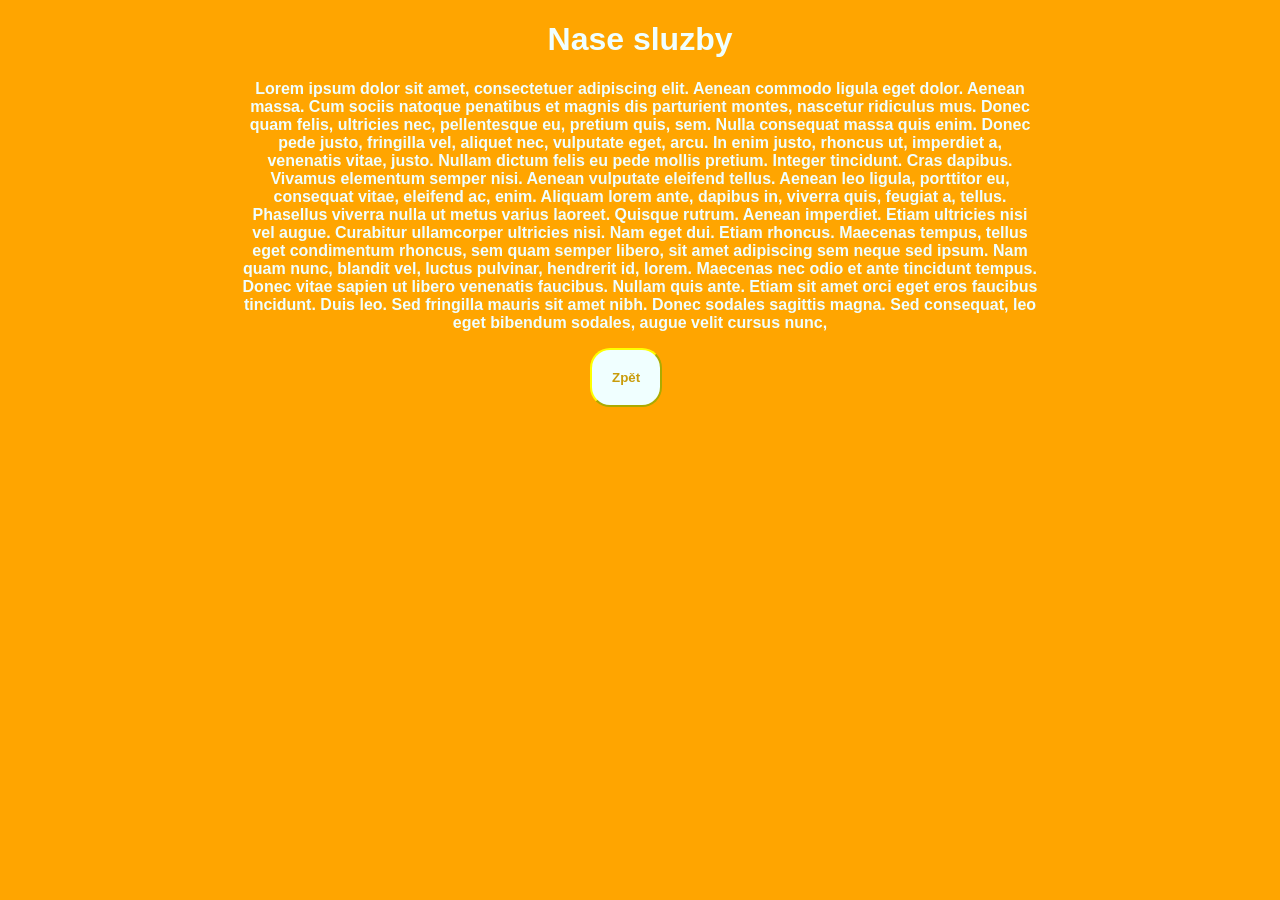
<file: 2. Projekty/strana2.html>
<!DOCTYPE html>
<html lang="cs">
<head>
    <meta charset="UTF-8">
    <meta name="viewport" content="width=device-width, initial-scale=1.0">
    <title>Naše služby</title>
    <style>
        body{
            background-color: orange;
            max-width: 800px;
            margin: auto;


        }
        p{
            color: azure;
            font-weight: 700;
            font-family: Arial, Helvetica, sans-serif;
            text-align: center;
        }
        h1{
            color: azure;
            font-weight: bold;
            font-family: Arial, Helvetica, sans-serif;
            text-align: center;
        }
        .btn{
            
            
            background-color: azure;
            color: rgb(201, 156, 11);
            border-color: yellow;
            padding: 20px;
            border-radius: 20px;
            
            font-weight: bold;
            margin-left: 350px;

        }
    </style>
</head>
<body>
    <h1>Nase sluzby</h1>
    <p>Lorem ipsum dolor sit amet, consectetuer adipiscing elit. Aenean commodo ligula eget dolor. Aenean massa. Cum sociis natoque penatibus et magnis dis parturient montes, nascetur ridiculus mus. Donec quam felis, ultricies nec, pellentesque eu, pretium quis, sem. Nulla consequat massa quis enim. Donec pede justo, fringilla vel, aliquet nec, vulputate eget, arcu. In enim justo, rhoncus ut, imperdiet a, venenatis vitae, justo. Nullam dictum felis eu pede mollis pretium. Integer tincidunt. Cras dapibus. Vivamus elementum semper nisi. Aenean vulputate eleifend tellus. Aenean leo ligula, porttitor eu, consequat vitae, eleifend ac, enim. Aliquam lorem ante, dapibus in, viverra quis, feugiat a, tellus. Phasellus viverra nulla ut metus varius laoreet. Quisque rutrum. Aenean imperdiet. Etiam ultricies nisi vel augue. Curabitur ullamcorper ultricies nisi. Nam eget dui. Etiam rhoncus. Maecenas tempus, tellus eget condimentum rhoncus, sem quam semper libero, sit amet adipiscing sem neque sed ipsum. Nam quam nunc, blandit vel, luctus pulvinar, hendrerit id, lorem. Maecenas nec odio et ante tincidunt tempus. Donec vitae sapien ut libero venenatis faucibus. Nullam quis ante. Etiam sit amet orci eget eros faucibus tincidunt. Duis leo. Sed fringilla mauris sit amet nibh. Donec sodales sagittis magna. Sed consequat, leo eget bibendum sodales, augue velit cursus nunc, </p>
    <a href="strana1.html"><button class="btn">Zpět</button></a>
</body>
</html>
</file>
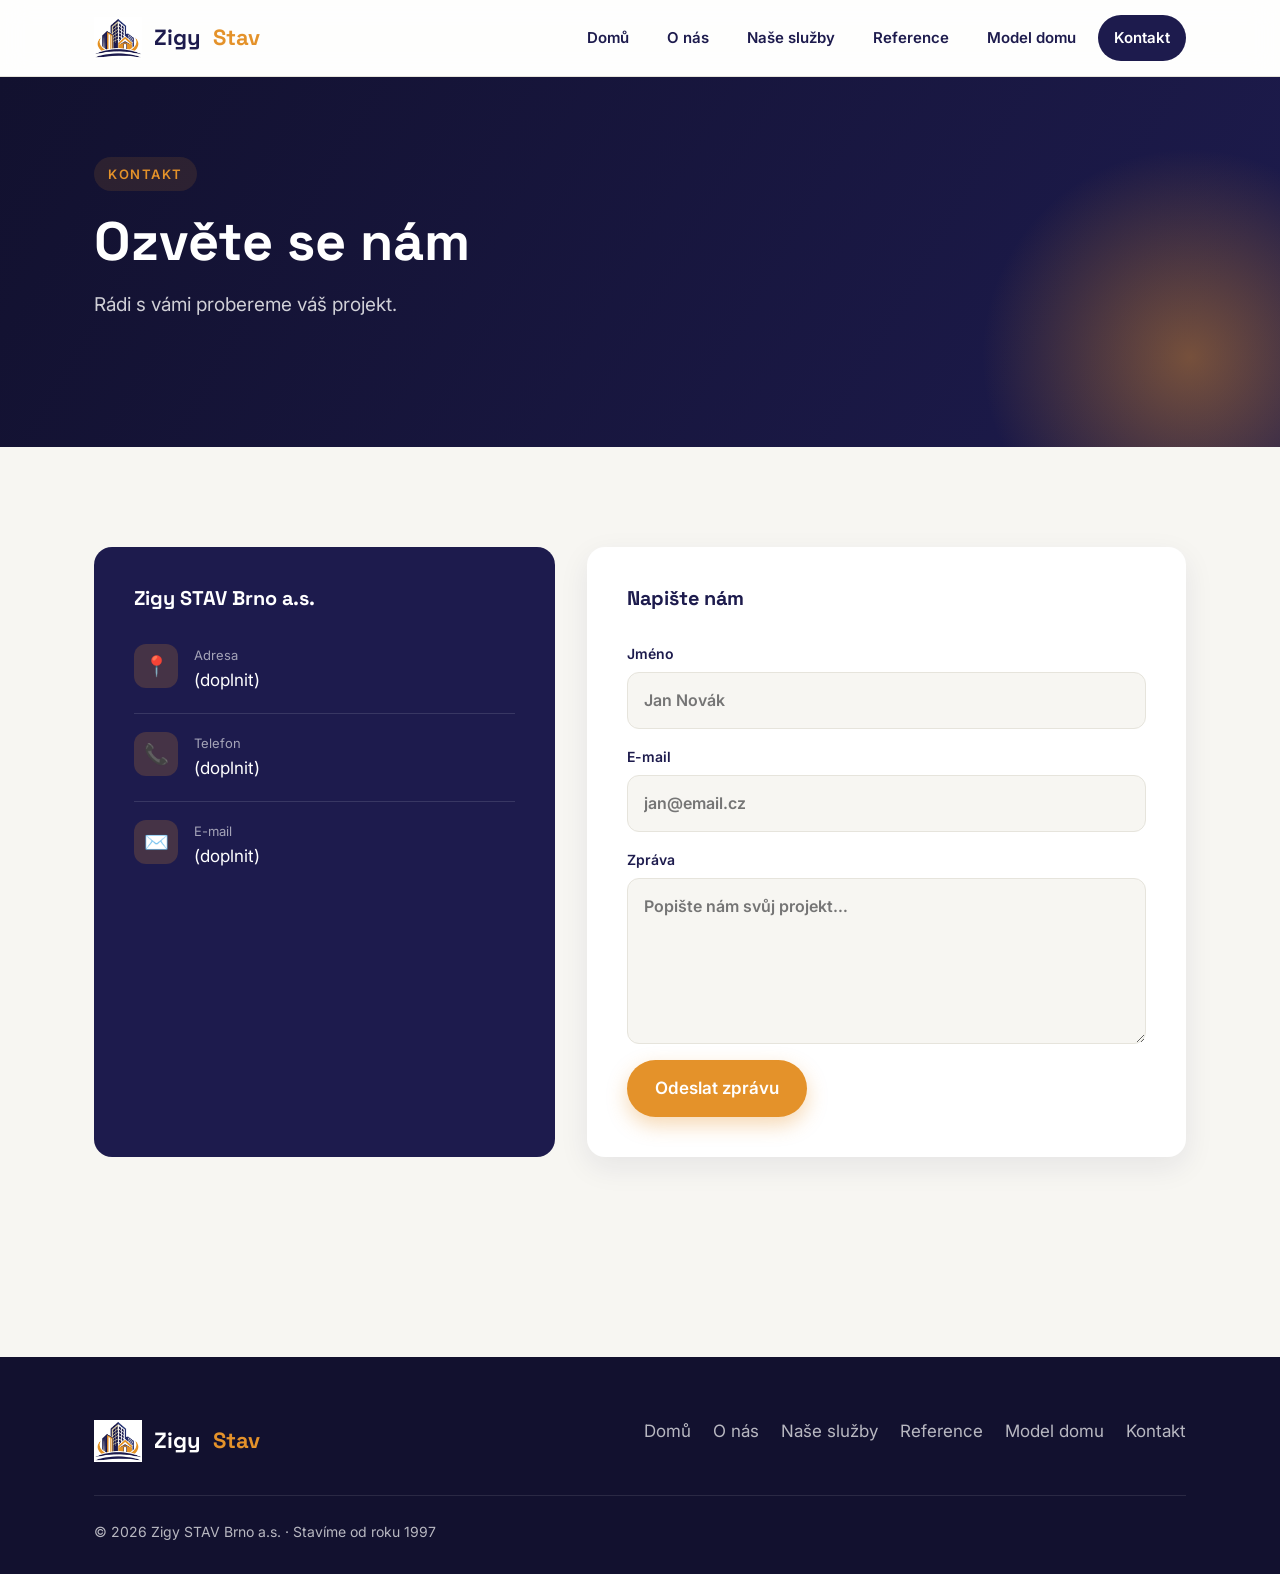
<file: 2. Projekty/ZigyStav/kontakt.html>
<!DOCTYPE html>
<html lang="cs">
<head>
    <meta charset="UTF-8">
    <meta name="viewport" content="width=device-width, initial-scale=1.0">
    <title>Kontakt – ZigyStav</title>
    <link rel="icon" href="logo.png">
    <link rel="preconnect" href="https://fonts.googleapis.com">
    <link rel="preconnect" href="https://fonts.gstatic.com" crossorigin>
    <link href="https://fonts.googleapis.com/css2?family=Inter:wght@400;500;600;700&family=Space+Grotesk:wght@500;700&display=swap" rel="stylesheet">
    <link rel="stylesheet" href="styl.css">
</head>
<body>
    <header class="hlavicka">
        <div class="obal">
            <a href="index.html" class="znacka">
                <img src="logo.png" alt="Logo ZigyStav">
                Zigy<span>Stav</span>
            </a>
            <input type="checkbox" id="menu" class="menu-prepinac">
            <label for="menu" class="menu-ikona" aria-label="Otevřít menu"><span></span></label>
            <nav class="navigace">
                <a href="index.html">Domů</a>
                <a href="onas.html">O nás</a>
                <a href="sluzby.html">Naše služby</a>
                <a href="reference.html">Reference</a>
                <a href="model.html">Model domu</a>
                <a href="kontakt.html" class="aktivni">Kontakt</a>
            </nav>
        </div>
    </header>

    <section class="hero mala">
        <div class="obal">
            <span class="stitek">Kontakt</span>
            <h1>Ozvěte se nám</h1>
            <p>Rádi s vámi probereme váš projekt.</p>
        </div>
    </section>

    <section class="sekce">
        <div class="obal kontakt-mrizka">
            <div class="kontakt-info">
                <h3>Zigy STAV Brno a.s.</h3>
                <div class="kontakt-polozka">
                    <div class="ikona">📍</div>
                    <div><small>Adresa</small>(doplnit)</div>
                </div>
                <div class="kontakt-polozka">
                    <div class="ikona">📞</div>
                    <div><small>Telefon</small>(doplnit)</div>
                </div>
                <div class="kontakt-polozka">
                    <div class="ikona">✉️</div>
                    <div><small>E-mail</small>(doplnit)</div>
                </div>
            </div>
            <form class="formular" action="#">
                <h3>Napište nám</h3>
                <label>Jméno
                    <input type="text" name="jmeno" required placeholder="Jan Novák">
                </label>
                <label>E-mail
                    <input type="email" name="email" required placeholder="jan@email.cz">
                </label>
                <label>Zpráva
                    <textarea name="zprava" required rows="5" placeholder="Popište nám svůj projekt…"></textarea>
                </label>
                <button type="submit" class="tlacitko">Odeslat zprávu</button>
            </form>
        </div>
    </section>

    <footer class="paticka">
        <div class="obal">
            <a href="index.html" class="znacka">
                <img src="logo.png" alt="Logo ZigyStav">
                Zigy<span>Stav</span>
            </a>
            <nav>
                <a href="index.html">Domů</a>
                <a href="onas.html">O nás</a>
                <a href="sluzby.html">Naše služby</a>
                <a href="reference.html">Reference</a>
                <a href="model.html">Model domu</a>
                <a href="kontakt.html">Kontakt</a>
            </nav>
            <div class="copyright">© 2026 Zigy STAV Brno a.s. · Stavíme od roku 1997</div>
        </div>
    </footer>
</body>
</html>
</file>
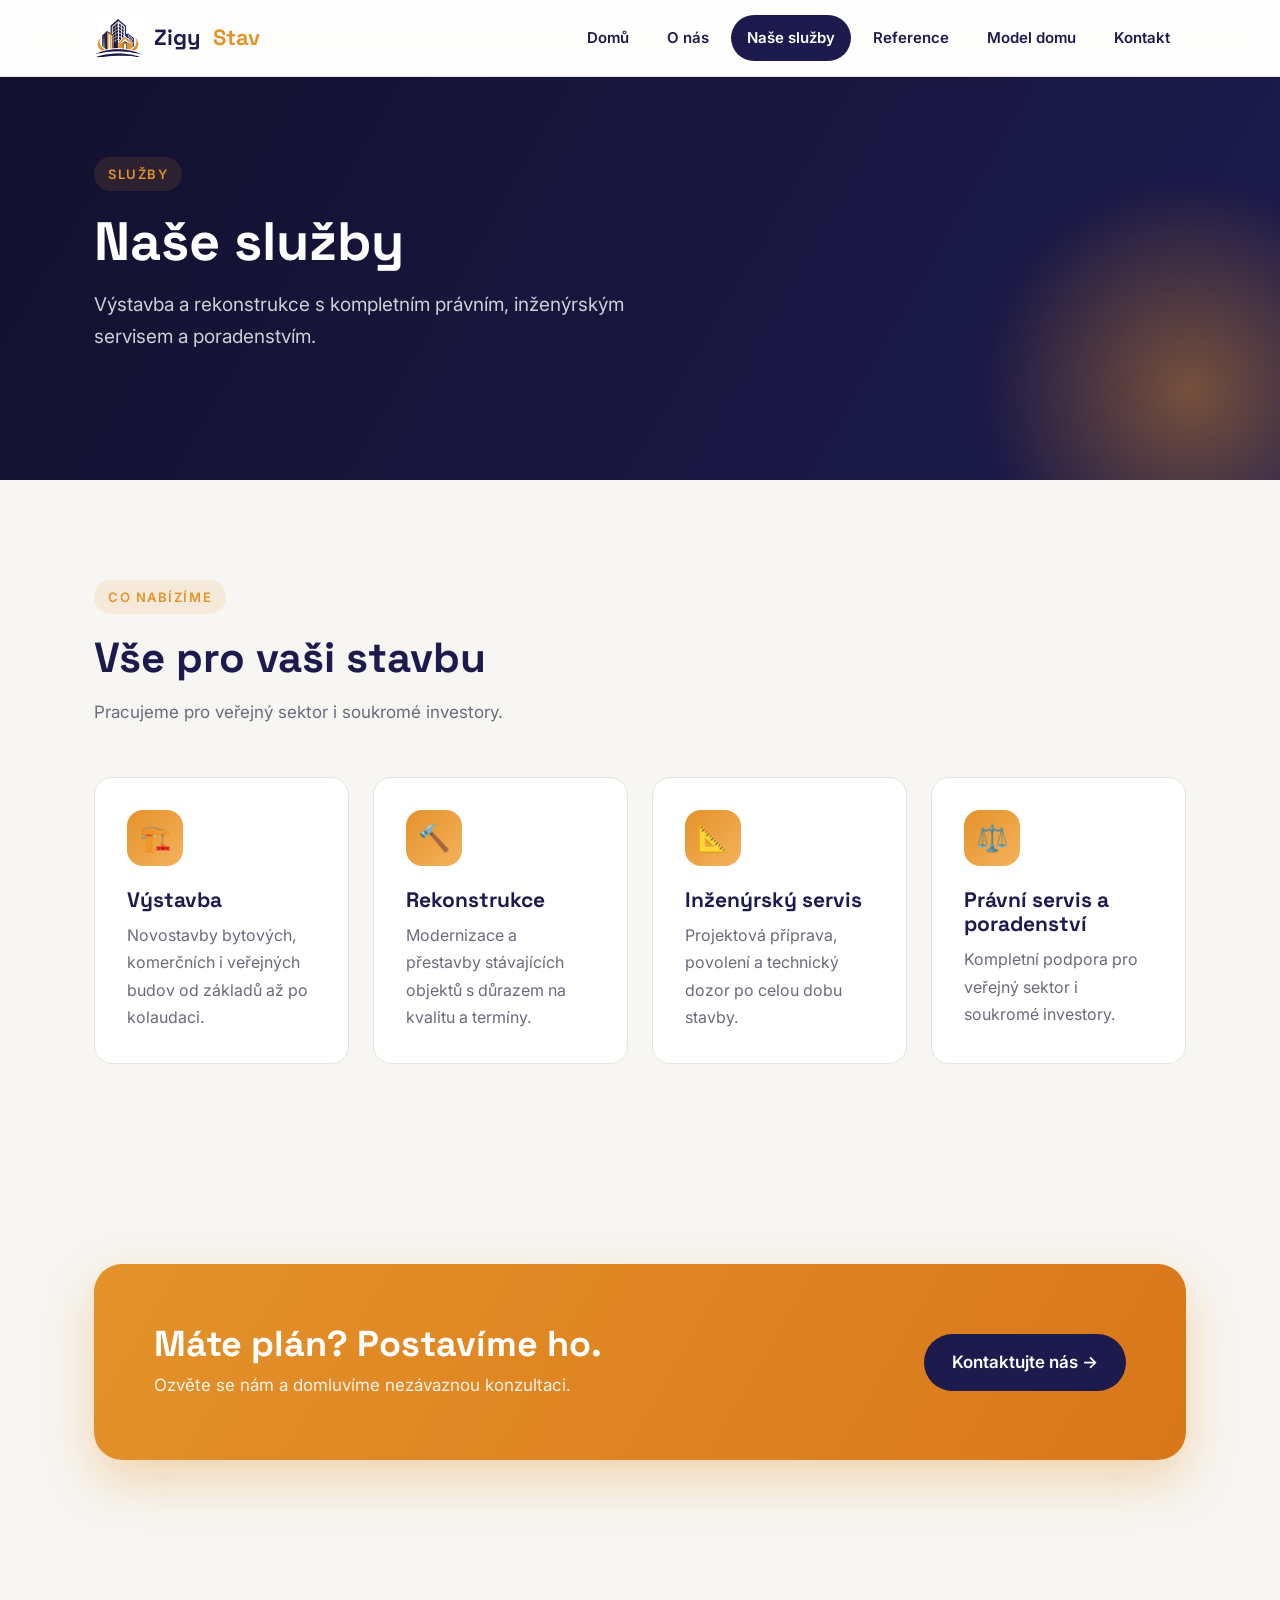
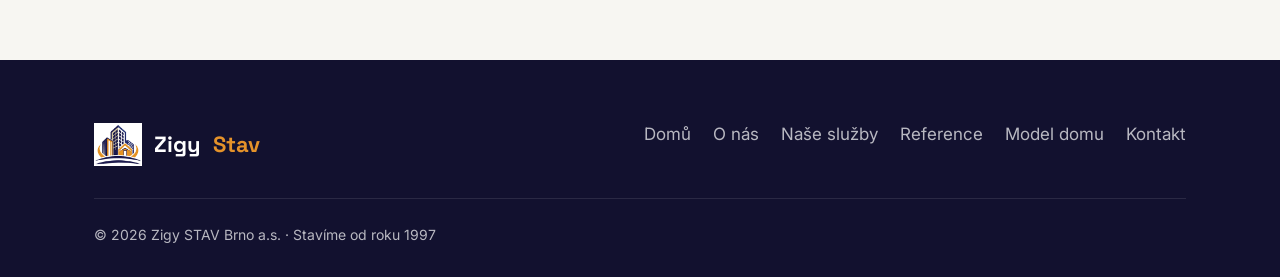
<file: 2. Projekty/ZigyStav/sluzby.html>
<!DOCTYPE html>
<html lang="cs">
<head>
    <meta charset="UTF-8">
    <meta name="viewport" content="width=device-width, initial-scale=1.0">
    <title>Naše služby – ZigyStav</title>
    <link rel="icon" href="logo.png">
    <link rel="preconnect" href="https://fonts.googleapis.com">
    <link rel="preconnect" href="https://fonts.gstatic.com" crossorigin>
    <link href="https://fonts.googleapis.com/css2?family=Inter:wght@400;500;600;700&family=Space+Grotesk:wght@500;700&display=swap" rel="stylesheet">
    <link rel="stylesheet" href="styl.css">
</head>
<body>
    <header class="hlavicka">
        <div class="obal">
            <a href="index.html" class="znacka">
                <img src="logo.png" alt="Logo ZigyStav">
                Zigy<span>Stav</span>
            </a>
            <input type="checkbox" id="menu" class="menu-prepinac">
            <label for="menu" class="menu-ikona" aria-label="Otevřít menu"><span></span></label>
            <nav class="navigace">
                <a href="index.html">Domů</a>
                <a href="onas.html">O nás</a>
                <a href="sluzby.html" class="aktivni">Naše služby</a>
                <a href="reference.html">Reference</a>
                <a href="model.html">Model domu</a>
                <a href="kontakt.html">Kontakt</a>
            </nav>
        </div>
    </header>

    <section class="hero mala">
        <div class="obal">
            <span class="stitek">Služby</span>
            <h1>Naše služby</h1>
            <p>Výstavba a rekonstrukce s kompletním právním, inženýrským servisem a poradenstvím.</p>
        </div>
    </section>

    <section class="sekce">
        <div class="obal">
            <div class="nadpis-sekce">
                <span class="stitek">Co nabízíme</span>
                <h2>Vše pro vaši stavbu</h2>
                <p>Pracujeme pro veřejný sektor i soukromé investory.</p>
            </div>
            <div class="karty">
                <div class="karta">
                    <div class="ikona">🏗️</div>
                    <h3>Výstavba</h3>
                    <p>Novostavby bytových, komerčních i veřejných budov od základů až po kolaudaci.</p>
                </div>
                <div class="karta">
                    <div class="ikona">🔨</div>
                    <h3>Rekonstrukce</h3>
                    <p>Modernizace a přestavby stávajících objektů s důrazem na kvalitu a termíny.</p>
                </div>
                <div class="karta">
                    <div class="ikona">📐</div>
                    <h3>Inženýrský servis</h3>
                    <p>Projektová příprava, povolení a technický dozor po celou dobu stavby.</p>
                </div>
                <div class="karta">
                    <div class="ikona">⚖️</div>
                    <h3>Právní servis a poradenství</h3>
                    <p>Kompletní podpora pro veřejný sektor i soukromé investory.</p>
                </div>
            </div>
        </div>
    </section>

    <section class="sekce">
        <div class="obal">
            <div class="vyzva">
                <div>
                    <h2>Máte plán? Postavíme ho.</h2>
                    <p>Ozvěte se nám a domluvíme nezávaznou konzultaci.</p>
                </div>
                <a href="kontakt.html" class="tlacitko">Kontaktujte nás →</a>
            </div>
        </div>
    </section>

    <footer class="paticka">
        <div class="obal">
            <a href="index.html" class="znacka">
                <img src="logo.png" alt="Logo ZigyStav">
                Zigy<span>Stav</span>
            </a>
            <nav>
                <a href="index.html">Domů</a>
                <a href="onas.html">O nás</a>
                <a href="sluzby.html">Naše služby</a>
                <a href="reference.html">Reference</a>
                <a href="model.html">Model domu</a>
                <a href="kontakt.html">Kontakt</a>
            </nav>
            <div class="copyright">© 2026 Zigy STAV Brno a.s. · Stavíme od roku 1997</div>
        </div>
    </footer>
</body>
</html>
</file>
<file: 2. Projekty/ZigyStav/styl.css>
/* ===== ZigyStav – společný styl pro všechny stránky ===== */

:root{
    --modra: #1d1b4d;
    --modra-tmava: #12112f;
    --oranzova: #e4922a;
    --oranzova-svetla: #f5b25c;
    --pozadi: #f7f6f2;
    --bila: #ffffff;
    --text: #2b2a3d;
    --text-sedy: #6b6a7d;
    --okraj: #e6e4dc;
    --stin: 0 10px 30px rgba(29, 27, 77, 0.08);
    --stin-velky: 0 20px 50px rgba(29, 27, 77, 0.15);
    --zaobleni: 18px;
}

*{
    box-sizing: border-box;
}

html{
    scroll-behavior: smooth;
}

body{
    margin: 0;
    background-color: var(--pozadi);
    color: var(--text);
    font-family: "Inter", Arial, Helvetica, sans-serif;
    font-size: 17px;
    line-height: 1.7;
}

img{
    max-width: 100%;
    display: block;
}

a{
    color: inherit;
}

h1, h2, h3{
    font-family: "Space Grotesk", "Inter", Arial, sans-serif;
    color: var(--modra);
    line-height: 1.15;
    margin: 0 0 16px;
}

.obal{
    max-width: 1140px;
    margin: 0 auto;
    padding: 0 24px;
}

/* ===== Hlavička a navigace ===== */

.hlavicka{
    position: sticky;
    top: 0;
    z-index: 100;
    background: rgba(255, 255, 255, 0.85);
    backdrop-filter: blur(14px);
    -webkit-backdrop-filter: blur(14px);
    border-bottom: 1px solid var(--okraj);
}

.hlavicka .obal{
    display: flex;
    align-items: center;
    justify-content: space-between;
    height: 76px;
}

.znacka{
    display: flex;
    align-items: center;
    gap: 12px;
    text-decoration: none;
    font-family: "Space Grotesk", Arial, sans-serif;
    font-weight: 700;
    font-size: 22px;
    color: var(--modra);
}

.znacka img{
    width: 48px;
    height: 48px;
    object-fit: contain;
}

.znacka span{
    color: var(--oranzova);
}

.navigace{
    display: flex;
    gap: 6px;
}

.navigace a{
    text-decoration: none;
    font-weight: 600;
    font-size: 15px;
    color: var(--modra);
    padding: 10px 16px;
    border-radius: 999px;
    transition: background-color 0.2s, color 0.2s;
}

.navigace a:hover{
    background-color: rgba(228, 146, 42, 0.12);
    color: var(--oranzova);
}

.navigace a.aktivni{
    background-color: var(--modra);
    color: var(--bila);
}

/* hamburger pro mobil (bez JavaScriptu) */
.menu-prepinac{
    position: absolute;
    opacity: 0;
    pointer-events: none;
}

.menu-prepinac:focus-visible + .menu-ikona{
    outline: 2px solid var(--oranzova);
    outline-offset: 2px;
}

.menu-ikona{
    display: none;
    cursor: pointer;
    width: 44px;
    height: 44px;
    border-radius: 12px;
    align-items: center;
    justify-content: center;
}

.menu-ikona span,
.menu-ikona span::before,
.menu-ikona span::after{
    display: block;
    width: 22px;
    height: 2px;
    background: var(--modra);
    border-radius: 2px;
    position: relative;
    transition: transform 0.25s;
}

.menu-ikona span::before,
.menu-ikona span::after{
    content: "";
    position: absolute;
}

.menu-ikona span::before{ top: -7px; }
.menu-ikona span::after{ top: 7px; }

/* ===== Tlačítka ===== */

.tlacitko{
    display: inline-flex;
    align-items: center;
    gap: 8px;
    text-decoration: none;
    font-weight: 600;
    padding: 14px 28px;
    border-radius: 999px;
    background: var(--oranzova);
    color: var(--bila);
    box-shadow: 0 8px 20px rgba(228, 146, 42, 0.35);
    transition: transform 0.2s, box-shadow 0.2s, background-color 0.2s;
    border: none;
    cursor: pointer;
    font: inherit;
    font-weight: 600;
}

.tlacitko:hover{
    transform: translateY(-2px);
    background: var(--oranzova-svetla);
    box-shadow: 0 12px 28px rgba(228, 146, 42, 0.45);
}

.tlacitko.obrys{
    background: transparent;
    color: var(--bila);
    border: 2px solid rgba(255, 255, 255, 0.6);
    box-shadow: none;
}

.tlacitko.obrys:hover{
    background: var(--bila);
    color: var(--modra);
}

/* ===== Hero (úvodní velký blok) ===== */

.hero{
    position: relative;
    color: var(--bila);
    background:
        linear-gradient(110deg, rgba(18, 17, 47, 0.95) 0%, rgba(29, 27, 77, 0.85) 45%, rgba(29, 27, 77, 0.35) 100%),
        url("https://encrypted-tbn0.gstatic.com/images?q=tbn:ANd9GcQ3qGvxhhg6d1OEtdD5axqUMujc6NuCUxMGrwmcjhCM4w&s=10") center / cover;
    padding: 130px 0 150px;
    overflow: hidden;
}

.hero::after{
    content: "";
    position: absolute;
    right: -120px;
    bottom: -120px;
    width: 420px;
    height: 420px;
    border-radius: 50%;
    background: radial-gradient(circle, rgba(228, 146, 42, 0.45), transparent 70%);
}

.hero .obal{
    position: relative;
    z-index: 1;
}

.stitek{
    display: inline-block;
    font-size: 13px;
    font-weight: 600;
    letter-spacing: 0.12em;
    text-transform: uppercase;
    color: var(--oranzova);
    background: rgba(228, 146, 42, 0.12);
    padding: 6px 14px;
    border-radius: 999px;
    margin-bottom: 20px;
}

.hero h1{
    color: var(--bila);
    font-size: clamp(40px, 6vw, 68px);
    max-width: 720px;
}

.hero h1 span{
    color: var(--oranzova);
}

.hero p{
    font-size: 19px;
    max-width: 560px;
    color: rgba(255, 255, 255, 0.8);
    margin: 0 0 36px;
}

.hero-tlacitka{
    display: flex;
    flex-wrap: wrap;
    gap: 14px;
}

/* menší hero pro podstránky */
.hero.mala{
    padding: 80px 0 90px;
    background: linear-gradient(120deg, var(--modra-tmava), var(--modra));
}

.hero.mala h1{
    font-size: clamp(36px, 5vw, 54px);
}

/* ===== Statistiky ===== */

.statistiky{
    margin-top: -60px;
    position: relative;
    z-index: 2;
}

.statistiky .mrizka{
    display: grid;
    grid-template-columns: repeat(auto-fit, minmax(200px, 1fr));
    gap: 0;
    background: var(--bila);
    border-radius: var(--zaobleni);
    box-shadow: var(--stin-velky);
    overflow: hidden;
}

.statistika{
    padding: 32px 28px;
    border-right: 1px solid var(--okraj);
}

.statistika:last-child{
    border-right: none;
}

.statistika strong{
    display: block;
    font-family: "Space Grotesk", Arial, sans-serif;
    font-size: 40px;
    color: var(--modra);
    line-height: 1.1;
}

.statistika span{
    color: var(--text-sedy);
    font-size: 15px;
}

/* ===== Sekce ===== */

.sekce{
    padding: 100px 0;
}

.sekce.bila{
    background: var(--bila);
}

.nadpis-sekce{
    max-width: 640px;
    margin-bottom: 50px;
}

.nadpis-sekce h2{
    font-size: clamp(30px, 4vw, 42px);
}

.nadpis-sekce p{
    color: var(--text-sedy);
    margin: 0;
}

.dva-sloupce{
    display: grid;
    grid-template-columns: 1fr 1fr;
    gap: 60px;
    align-items: center;
}

.dva-sloupce p{
    color: var(--text-sedy);
}

.foto{
    position: relative;
    isolation: isolate;
}

.foto img{
    width: 100%;
    aspect-ratio: 4 / 3;
    object-fit: cover;
    border-radius: var(--zaobleni);
    box-shadow: var(--stin-velky);
}

.foto::before{
    content: "";
    position: absolute;
    inset: 24px -24px -24px 24px;
    border: 3px solid var(--oranzova);
    border-radius: var(--zaobleni);
    z-index: -1;
}

/* ===== Karty (služby, reference) ===== */

.karty{
    display: grid;
    grid-template-columns: repeat(auto-fit, minmax(240px, 1fr));
    gap: 24px;
}

.karta{
    background: var(--bila);
    border: 1px solid var(--okraj);
    border-radius: var(--zaobleni);
    padding: 32px;
    transition: transform 0.25s, box-shadow 0.25s, border-color 0.25s;
}

.karta:hover{
    transform: translateY(-6px);
    box-shadow: var(--stin-velky);
    border-color: transparent;
}

.karta .ikona{
    width: 56px;
    height: 56px;
    border-radius: 16px;
    display: flex;
    align-items: center;
    justify-content: center;
    font-size: 26px;
    background: linear-gradient(135deg, var(--oranzova), var(--oranzova-svetla));
    margin-bottom: 22px;
}

.karta h3{
    font-size: 21px;
    margin-bottom: 10px;
}

.karta p{
    color: var(--text-sedy);
    margin: 0;
    font-size: 16px;
}

.karta.s-obrazkem{
    padding: 0;
    overflow: hidden;
}

.karta.s-obrazkem img{
    width: 100%;
    aspect-ratio: 16 / 10;
    object-fit: cover;
}

.karta.s-obrazkem .obsah{
    padding: 26px 28px 30px;
}

.karta .rok{
    font-size: 13px;
    font-weight: 600;
    color: var(--oranzova);
    text-transform: uppercase;
    letter-spacing: 0.08em;
}

/* ===== Výzva k akci ===== */

.vyzva{
    background: linear-gradient(120deg, var(--oranzova), #d9771a);
    border-radius: 28px;
    padding: 60px;
    display: flex;
    flex-wrap: wrap;
    align-items: center;
    justify-content: space-between;
    gap: 24px;
    color: var(--bila);
    box-shadow: 0 20px 50px rgba(228, 146, 42, 0.35);
}

.vyzva h2{
    color: var(--bila);
    margin: 0 0 6px;
    font-size: clamp(26px, 3.5vw, 36px);
}

.vyzva p{
    margin: 0;
    color: rgba(255, 255, 255, 0.9);
}

.vyzva .tlacitko{
    background: var(--modra);
    box-shadow: none;
}

.vyzva .tlacitko:hover{
    background: var(--modra-tmava);
}

/* ===== Kontakt ===== */

.kontakt-mrizka{
    display: grid;
    grid-template-columns: 1fr 1.3fr;
    gap: 32px;
}

.kontakt-info{
    background: var(--modra);
    color: var(--bila);
    border-radius: var(--zaobleni);
    padding: 40px;
}

.kontakt-info h3{
    color: var(--bila);
}

.kontakt-polozka{
    display: flex;
    gap: 16px;
    padding: 18px 0;
    border-bottom: 1px solid rgba(255, 255, 255, 0.12);
}

.kontakt-polozka:last-child{
    border-bottom: none;
}

.kontakt-polozka .ikona{
    flex-shrink: 0;
    width: 44px;
    height: 44px;
    border-radius: 12px;
    background: rgba(228, 146, 42, 0.2);
    display: flex;
    align-items: center;
    justify-content: center;
    font-size: 20px;
}

.kontakt-polozka small{
    display: block;
    color: rgba(255, 255, 255, 0.6);
    font-size: 13px;
}

.formular{
    background: var(--bila);
    border-radius: var(--zaobleni);
    padding: 40px;
    box-shadow: var(--stin);
    display: grid;
    gap: 16px;
}

.formular label{
    font-weight: 600;
    font-size: 14px;
    color: var(--modra);
    display: grid;
    gap: 6px;
}

.formular input,
.formular textarea{
    font: inherit;
    font-size: 16px;
    padding: 14px 16px;
    border: 1px solid var(--okraj);
    border-radius: 12px;
    background: var(--pozadi);
    transition: border-color 0.2s, box-shadow 0.2s;
}

.formular input:focus,
.formular textarea:focus{
    outline: none;
    border-color: var(--oranzova);
    box-shadow: 0 0 0 4px rgba(228, 146, 42, 0.15);
}

.formular button{
    border: none;
    cursor: pointer;
    font: inherit;
    font-weight: 600;
    justify-self: start;
}

/* ===== 3D model domu ===== */

.model-scena{
    position: relative;
    height: min(70vh, 620px);
    min-height: 360px;
    border-radius: var(--zaobleni);
    overflow: hidden;
    box-shadow: var(--stin-velky);
    background: linear-gradient(#bfe3ff, #e8f4ff);
    cursor: grab;
    touch-action: none;
}

.model-scena:active{
    cursor: grabbing;
}

.model-scena canvas{
    display: block;
}

.model-chyba{
    position: absolute;
    inset: 0;
    margin: 0;
    display: flex;
    align-items: center;
    justify-content: center;
    padding: 24px;
    text-align: center;
    color: var(--modra);
    font-weight: 600;
}

.model-chyba[hidden]{
    display: none;
}

.model-ovladani{
    display: flex;
    flex-wrap: wrap;
    gap: 12px;
    margin-top: 28px;
}

.tlacitko.svetle{
    background: var(--bila);
    color: var(--modra);
    border: 1px solid var(--okraj);
    box-shadow: var(--stin);
}

.tlacitko.svetle:hover{
    background: var(--modra);
    color: var(--bila);
}

.model-napoveda{
    color: var(--text-sedy);
    font-size: 15px;
    margin: 18px 0 0;
}

/* ===== Patička ===== */

.paticka{
    background: var(--modra-tmava);
    color: rgba(255, 255, 255, 0.7);
    padding: 60px 0 30px;
    margin-top: 100px;
}

.paticka .obal{
    display: flex;
    flex-wrap: wrap;
    justify-content: space-between;
    gap: 30px;
}

.paticka .znacka{
    color: var(--bila);
}

.paticka nav{
    display: flex;
    flex-wrap: wrap;
    gap: 22px;
}

.paticka nav a{
    text-decoration: none;
    transition: color 0.2s;
}

.paticka nav a:hover{
    color: var(--oranzova);
}

.copyright{
    width: 100%;
    border-top: 1px solid rgba(255, 255, 255, 0.1);
    padding-top: 24px;
    font-size: 14px;
}

/* ===== Animace při načtení ===== */

@keyframes vyjet{
    from{ opacity: 0; transform: translateY(24px); }
    to{ opacity: 1; transform: none; }
}

.hero .obal > *{
    animation: vyjet 0.7s ease both;
}

.hero .obal > *:nth-child(2){ animation-delay: 0.1s; }
.hero .obal > *:nth-child(3){ animation-delay: 0.2s; }
.hero .obal > *:nth-child(4){ animation-delay: 0.3s; }

/* ===== Mobil ===== */

@media (max-width: 960px){
    .menu-ikona{
        display: flex;
    }

    .navigace{
        position: absolute;
        top: 76px;
        left: 0;
        right: 0;
        flex-direction: column;
        background: var(--bila);
        padding: 12px 24px 24px;
        border-bottom: 1px solid var(--okraj);
        box-shadow: var(--stin);
        display: none;
    }

    .menu-prepinac:checked ~ .navigace{
        display: flex;
    }

    .menu-prepinac:checked + .menu-ikona span{
        background: transparent;
    }

    .menu-prepinac:checked + .menu-ikona span::before{
        transform: translateY(7px) rotate(45deg);
    }

    .menu-prepinac:checked + .menu-ikona span::after{
        transform: translateY(-7px) rotate(-45deg);
    }
}

@media (max-width: 860px){
    .dva-sloupce,
    .kontakt-mrizka{
        grid-template-columns: 1fr;
        gap: 40px;
    }

    .statistika{
        border-right: none;
        border-bottom: 1px solid var(--okraj);
    }

    .statistika:last-child{
        border-bottom: none;
    }

    .sekce{
        padding: 70px 0;
    }

    .vyzva{
        padding: 40px 28px;
    }

    .foto::before{
        display: none;
    }
}

@media (prefers-reduced-motion: reduce){
    *{
        animation: none !important;
        transition: none !important;
    }
    html{
        scroll-behavior: auto;
    }
}
</file>
